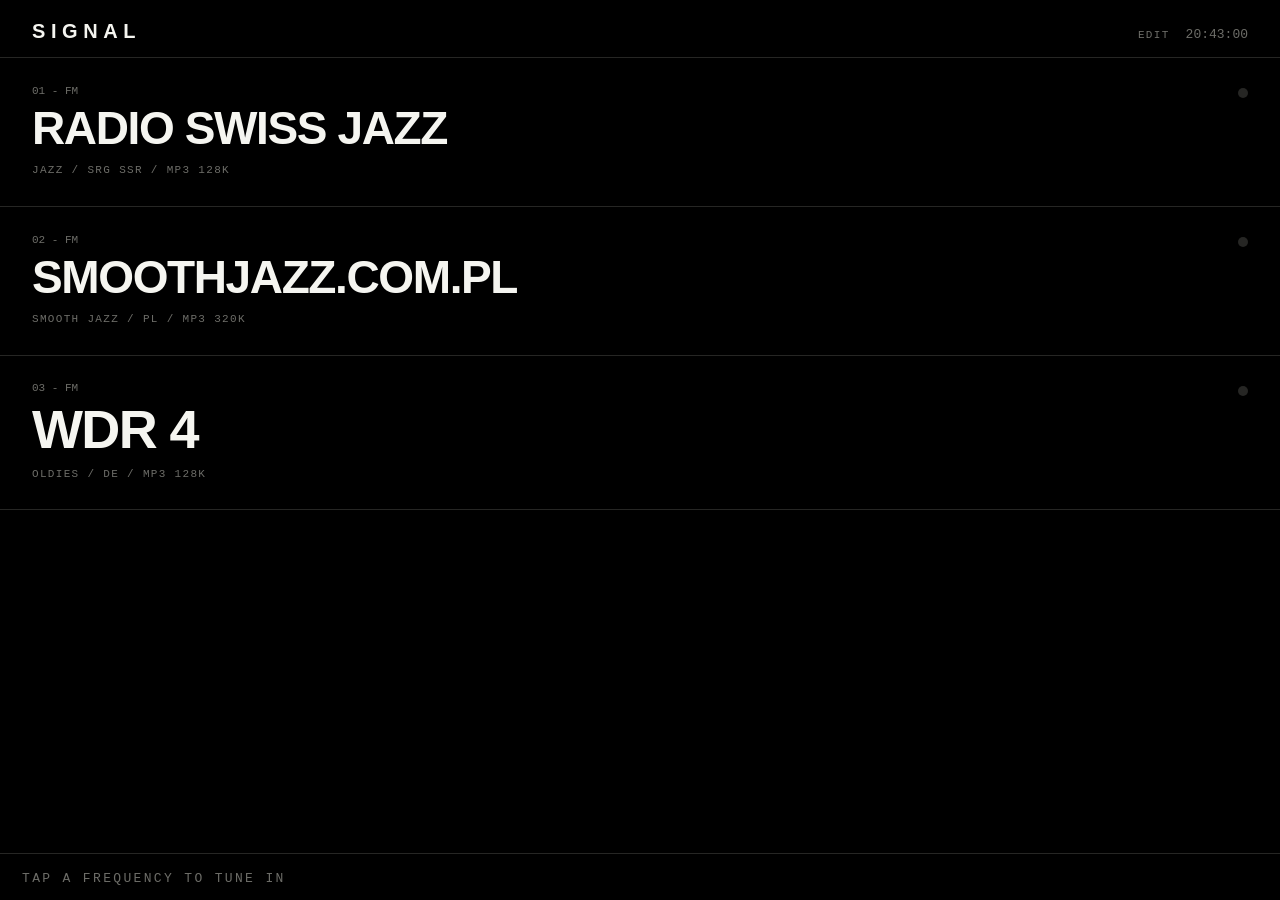
<file: index.html>
<!DOCTYPE html>
<html lang="en">
<head>
  <meta charset="UTF-8">
  <meta name="viewport" content="width=device-width, initial-scale=1.0, viewport-fit=cover, user-scalable=no">
  <meta name="apple-mobile-web-app-capable" content="yes">
  <meta name="mobile-web-app-capable" content="yes">
  <meta name="apple-mobile-web-app-status-bar-style" content="black-translucent">
  <meta name="apple-mobile-web-app-title" content="Signal">
  <meta name="theme-color" content="#000000">
  <title>Signal</title>
  <link rel="manifest" href="manifest.json">
  <link rel="apple-touch-icon" href="icons/signal-180.png">
  <link rel="icon" href="icons/signal-192.png">
  <link rel="stylesheet" href="styles.css">
</head>
<body>
  <header class="header">
    <div class="logo">SIGNAL</div>
    <div class="header-tools">
      <button id="editBtn" class="edit-btn" aria-label="Edit stations">EDIT</button>
      <time class="clock" id="clock">00:00:00</time>
    </div>
  </header>

  <main id="grid" class="list" aria-label="Radio stations"></main>

  <button id="playPauseBtn" class="fab" aria-label="Play" disabled>
    <span id="playPauseIcon" class="icon-play" aria-hidden="true"></span>
  </button>

  <footer class="ticker" id="statusbar" aria-live="polite">
    <div class="ticker-inner" id="ticker">TAP A FREQUENCY TO TUNE IN</div>
  </footer>

  <dialog id="stationDialog">
    <form id="stationForm" method="dialog">
      <h2 id="dialogTitle">ADD STATION</h2>

      <div id="searchSection">
        <label>SEARCH STATION
          <input type="search" id="fieldSearch" placeholder="E.G. WDR 4" autocomplete="off">
        </label>
        <div id="searchResults" class="results"></div>
        <div class="dialog-actions">
          <button type="button" id="manualBtn" class="btn link">ENTER URL MANUALLY</button>
          <button type="button" id="cancelBtn2" class="btn">CANCEL</button>
        </div>
      </div>

      <div id="manualSection" class="hidden">
        <label>NAME
          <input type="text" id="fieldName" required placeholder="E.G. RADIO SWISS JAZZ" autocomplete="off">
        </label>
        <label>STREAM URL
          <input type="url" id="fieldUrl" required placeholder="HTTPS://.../STREAM" autocomplete="off">
        </label>
        <div class="dialog-actions">
          <button type="button" id="deleteBtn" class="btn danger hidden">DELETE</button>
          <button type="button" id="cancelBtn" class="btn">CANCEL</button>
          <button type="submit" id="saveBtn" class="btn primary">SAVE</button>
        </div>
      </div>
    </form>
  </dialog>

  <audio id="audio" preload="none"></audio>
  <script type="module" src="app.js"></script>
</body>
</html>
</file>
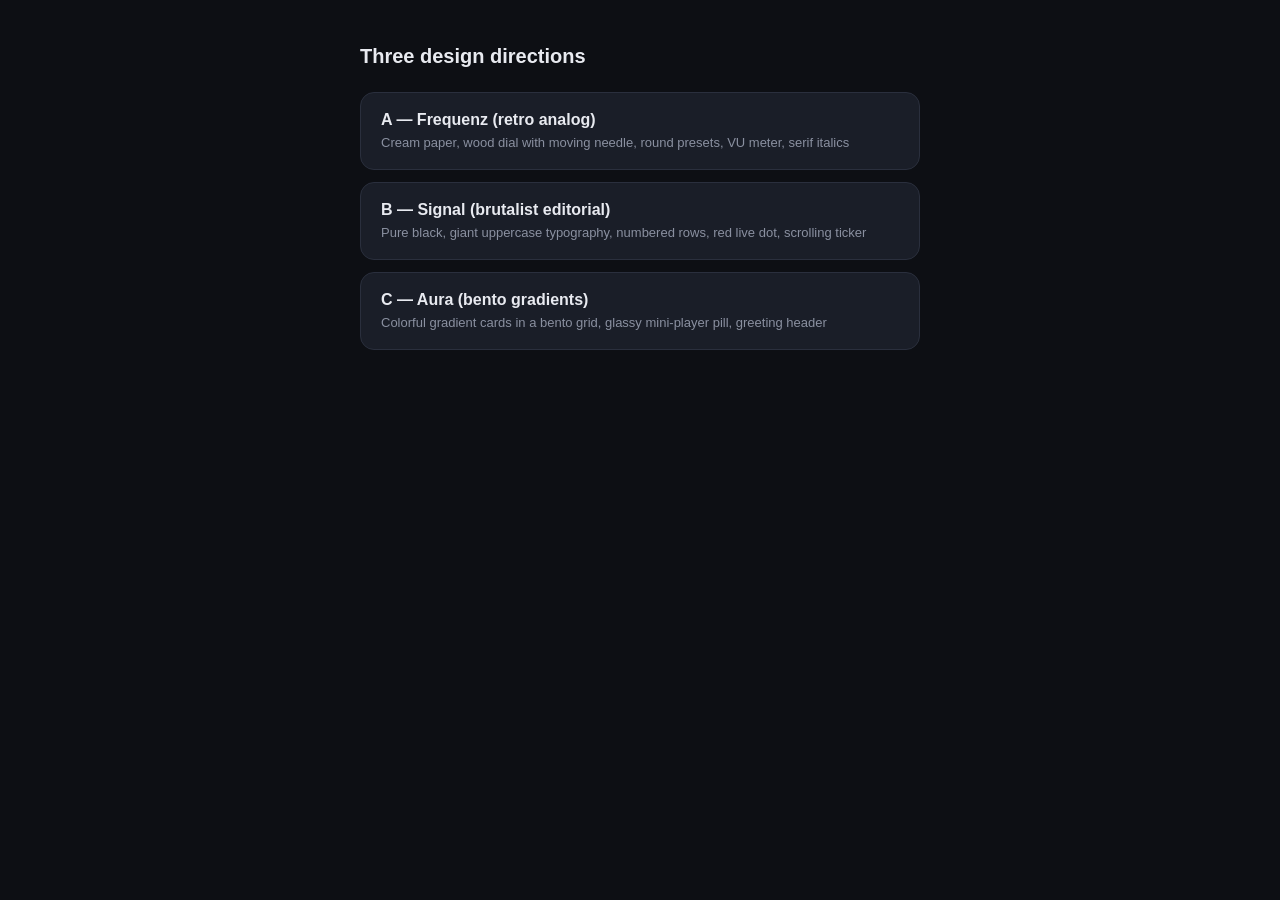
<file: designs/index.html>
<!DOCTYPE html>
<html lang="en">
<head>
<meta charset="UTF-8">
<meta name="viewport" content="width=device-width, initial-scale=1.0">
<title>Design directions</title>
<style>
  body { font-family: -apple-system, sans-serif; background: #0d0f14; color: #e8eaf0; max-width: 560px; margin: 0 auto; padding: 32px 20px; }
  h1 { font-size: 20px; margin-bottom: 24px; }
  a { display: block; padding: 18px 20px; margin-bottom: 12px; border-radius: 14px; background: #1a1e28; color: #e8eaf0; text-decoration: none; border: 1px solid #2a2f3d; }
  a:hover { background: #232838; }
  a b { display: block; font-size: 16px; margin-bottom: 4px; }
  a span { font-size: 13px; color: #8a90a0; }
</style>
</head>
<body>
  <h1>Three design directions</h1>
  <a href="a/"><b>A — Frequenz (retro analog)</b><span>Cream paper, wood dial with moving needle, round presets, VU meter, serif italics</span></a>
  <a href="b/"><b>B — Signal (brutalist editorial)</b><span>Pure black, giant uppercase typography, numbered rows, red live dot, scrolling ticker</span></a>
  <a href="c/"><b>C — Aura (bento gradients)</b><span>Colorful gradient cards in a bento grid, glassy mini-player pill, greeting header</span></a>
</body>
</html>
</file>
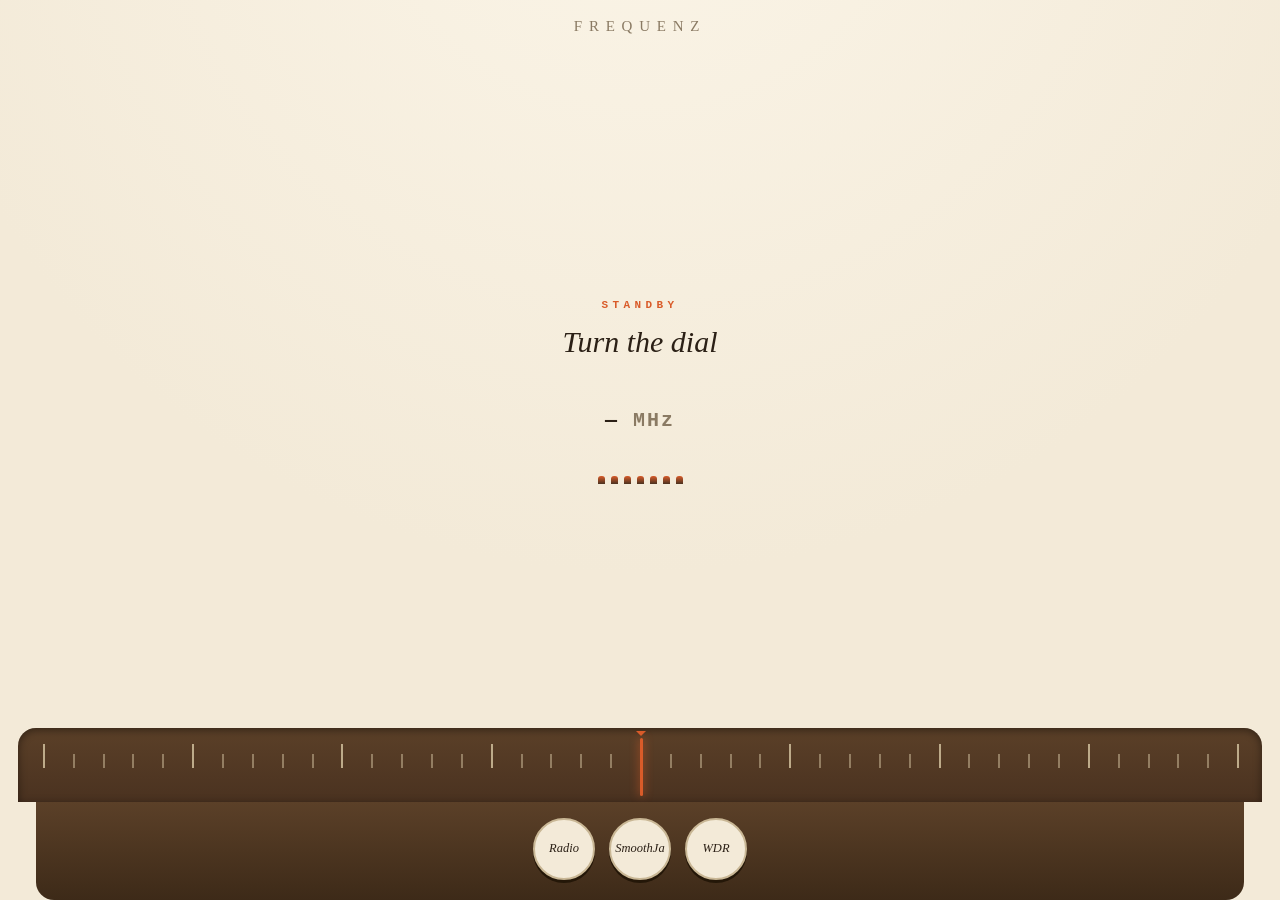
<file: designs/a/index.html>
<!DOCTYPE html>
<html lang="en">
<head>
<meta charset="UTF-8">
<meta name="viewport" content="width=device-width, initial-scale=1.0, viewport-fit=cover, user-scalable=no">
<meta name="theme-color" content="#f3ead8">
<title>Frequenz — retro dial</title>
<style>
  :root {
    --paper: #f3ead8;
    --ink: #2b2016;
    --ink-dim: #8a7a63;
    --hot: #d95b29;
    --wood: #4a3220;
    --safe-top: env(safe-area-inset-top, 0px);
    --safe-bottom: env(safe-area-inset-bottom, 0px);
  }
  * { margin: 0; padding: 0; box-sizing: border-box; -webkit-tap-highlight-color: transparent; }
  html, body { height: 100%; }
  body {
    background: var(--paper);
    color: var(--ink);
    font-family: Georgia, "Times New Roman", serif;
    display: flex;
    flex-direction: column;
    padding-top: var(--safe-top);
    overflow: hidden;
    background-image: radial-gradient(circle at 50% -20%, #fbf5e8 0%, var(--paper) 60%);
  }

  header {
    text-align: center;
    padding: 18px 20px 6px;
  }
  header h1 {
    font-size: 15px;
    letter-spacing: 0.45em;
    text-transform: uppercase;
    color: var(--ink-dim);
    font-weight: 400;
  }

  /* ---- Now playing stage ---- */
  .stage {
    flex: 1;
    display: flex;
    flex-direction: column;
    align-items: center;
    justify-content: center;
    gap: 14px;
    padding: 10px 24px;
    min-height: 0;
  }
  .station-logo {
    width: 130px;
    height: 130px;
    object-fit: contain;
    filter: sepia(0.25) drop-shadow(0 10px 24px rgba(43, 32, 22, 0.35));
    border-radius: 22px;
  }
  .initials {
    width: 130px; height: 130px;
    border-radius: 22px;
    background: var(--wood);
    color: var(--paper);
    display: flex; align-items: center; justify-content: center;
    font-size: 52px; font-style: italic;
    box-shadow: inset 0 0 0 4px var(--paper), inset 0 0 0 5px var(--ink-dim);
  }
  .np-label {
    font-size: 11px;
    letter-spacing: 0.4em;
    text-transform: uppercase;
    color: var(--hot);
    font-family: "Courier New", monospace;
    font-weight: 700;
  }
  .station-name {
    font-size: 30px;
    font-style: italic;
    text-align: center;
    line-height: 1.15;
    min-height: 70px;
  }
  .freq {
    font-family: "Courier New", monospace;
    font-weight: 700;
    font-size: 20px;
    color: var(--ink-dim);
    letter-spacing: 0.1em;
  }
  .freq b { color: var(--ink); }

  /* VU meter */
  .vu {
    display: flex;
    gap: 6px;
    align-items: flex-end;
    height: 34px;
    margin-top: 4px;
  }
  .vu i {
    width: 7px;
    border-radius: 3px 3px 0 0;
    background: linear-gradient(to top, var(--wood), var(--hot));
    height: 8px;
    transition: height 0.18s ease;
  }
  body.playing .vu i { animation: vu 0.9s ease-in-out infinite; }
  .vu i:nth-child(2) { animation-delay: 0.12s; }
  .vu i:nth-child(3) { animation-delay: 0.24s; }
  .vu i:nth-child(4) { animation-delay: 0.06s; }
  .vu i:nth-child(5) { animation-delay: 0.3s; }
  .vu i:nth-child(6) { animation-delay: 0.18s; }
  .vu i:nth-child(7) { animation-delay: 0.27s; }
  @keyframes vu {
    0%, 100% { height: 8px; }
    40% { height: 32px; }
    70% { height: 14px; }
  }

  /* ---- Dial ---- */
  .dial {
    position: relative;
    margin: 0 18px;
    padding: 0 0 var(--safe-bottom);
    user-select: none;
  }
  .dial-scale {
    position: relative;
    height: 74px;
    border-radius: 18px 18px 0 0;
    background: linear-gradient(#5b4028, var(--wood));
    box-shadow: inset 0 2px 8px rgba(0,0,0,0.45);
    overflow: hidden;
  }
  .tick {
    position: absolute;
    bottom: 34px;
    width: 2px;
    height: 14px;
    background: #c9b795;
    opacity: 0.55;
  }
  .tick.major { height: 24px; opacity: 0.9; }
  .needle {
    position: absolute;
    left: 50%;
    bottom: 6px;
    width: 3px;
    height: 58px;
    background: var(--hot);
    border-radius: 2px;
    box-shadow: 0 0 10px rgba(217, 91, 41, 0.9);
    transition: left 0.45s cubic-bezier(0.3, 1.2, 0.4, 1);
    z-index: 2;
  }
  .needle::before {
    content: "";
    position: absolute;
    top: -7px; left: -4px;
    border: 5.5px solid transparent;
    border-top-color: var(--hot);
  }

  /* ---- Presets ---- */
  .presets {
    display: flex;
    justify-content: center;
    gap: 14px;
    padding: 16px 16px calc(20px + var(--safe-bottom));
    background: linear-gradient(#5b4028, #3d2a18);
    margin: 0 18px;
    border-radius: 0 0 18px 18px;
  }
  .preset {
    width: 62px;
    height: 62px;
    border-radius: 50%;
    border: 2px solid #c9b795;
    background: var(--paper);
    cursor: pointer;
    font-family: Georgia, serif;
    font-style: italic;
    font-size: 12.5px;
    line-height: 1.1;
    color: var(--ink);
    padding: 4px;
    box-shadow: 0 3px 0 #241708;
    transition: transform 0.1s ease, background 0.2s, color 0.2s;
  }
  .preset:active { transform: translateY(2px); box-shadow: 0 1px 0 #241708; }
  .preset.active {
    background: var(--hot);
    border-color: #f0b48f;
    color: #fff7ec;
    box-shadow: 0 3px 0 #241708, 0 0 18px rgba(217, 91, 41, 0.55);
  }
</style>
</head>
<body>
  <header><h1>Frequenz</h1></header>

  <section class="stage">
    <span id="logoWrap"></span>
    <div id="npLabel" class="np-label">Standby</div>
    <div id="stationName" class="station-name">Turn the dial</div>
    <div class="freq"><b id="freqNum">—</b> <span id="unit">MHz</span></div>
    <div class="vu"><i></i><i></i><i></i><i></i><i></i><i></i><i></i></div>
  </section>

  <section class="dial">
    <div class="dial-scale" id="dialScale"><div class="needle" id="needle"></div></div>
    <div class="presets" id="presets"></div>
  </section>

<script>
  // Fake frequencies, assigned per station
  const STATIONS = [
    { name: "Radio Swiss Jazz", freq: "92.1", logo: "../../assets/radio-swiss-jazz.png" },
    { name: "SmoothJazz.com.pl", freq: "103.7", logo: "../../assets/smoothjazz.png" },
    { name: "WDR 4", freq: "97.5", logo: "../../assets/wdr4.png" },
  ];

  const dialScale = document.getElementById("dialScale");
  const presets = document.getElementById("presets");
  const needle = document.getElementById("needle");
  const logoWrap = document.getElementById("logoWrap");
  const npLabel = document.getElementById("npLabel");
  const stationName = document.getElementById("stationName");
  const freqNum = document.getElementById("freqNum");
  const unit = document.getElementById("unit");

  // decorative dial ticks
  for (let i = 0; i <= 40; i++) {
    const t = document.createElement("div");
    t.className = "tick" + (i % 5 === 0 ? " major" : "");
    t.style.left = (2 + i * 2.4) + "%";
    dialScale.appendChild(t);
  }

  let active = -1;

  STATIONS.forEach((s, i) => {
    const b = document.createElement("button");
    b.className = "preset";
    b.textContent = s.name.split(" ")[0].slice(0, 8);
    b.addEventListener("click", () => select(i));
    presets.appendChild(b);
  });

  function select(i) {
    const again = i === active;
    active = again ? -1 : i;
    document.querySelectorAll(".preset").forEach((b, k) =>
      b.classList.toggle("active", k === active));

    if (active === -1) {
      document.body.classList.remove("playing");
      npLabel.textContent = "Standby";
      stationName.textContent = "Turn the dial";
      freqNum.textContent = "—";
      unit.textContent = "MHz";
      logoWrap.innerHTML = "";
      needle.style.left = "50%";
      return;
    }

    const s = STATIONS[active];
    document.body.classList.add("playing");
    npLabel.textContent = "Now playing";
    stationName.textContent = s.name;
    freqNum.textContent = s.freq;
    needle.style.left = (12 + (s.freq - 88) * 3.2) + "%";
    logoWrap.innerHTML = "";
    if (s.logo) {
      const img = new Image();
      img.className = "station-logo";
      img.src = s.logo;
      img.onerror = () => initials();
      logoWrap.appendChild(img);
    } else initials();

    function initials() {
      const d = document.createElement("div");
      d.className = "initials";
      d.textContent = s.name.split(" ").map(w => w[0]).slice(0, 2).join("");
      logoWrap.innerHTML = "";
      logoWrap.appendChild(d);
    }
  }
</script>
</body>
</html>
</file>
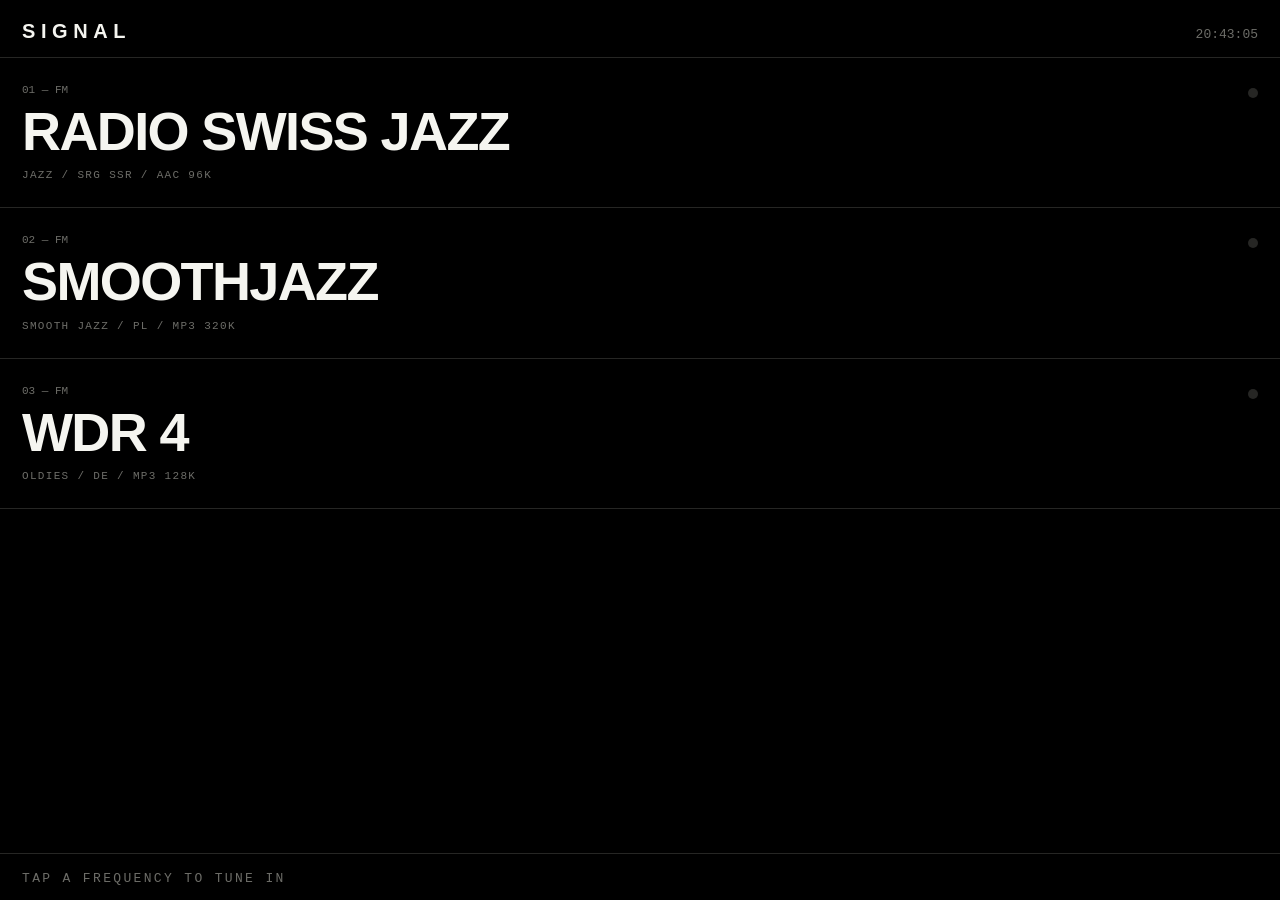
<file: designs/b/index.html>
<!DOCTYPE html>
<html lang="en">
<head>
<meta charset="UTF-8">
<meta name="viewport" content="width=device-width, initial-scale=1.0, viewport-fit=cover, user-scalable=no">
<meta name="theme-color" content="#000000">
<title>SIGNAL — brutalist</title>
<style>
  :root {
    --bg: #000;
    --fg: #f5f5f0;
    --dim: #6d6d68;
    --line: #262624;
    --live: #ff2d1a;
    --safe-top: env(safe-area-inset-top, 0px);
    --safe-bottom: env(safe-area-inset-bottom, 0px);
  }
  * { margin: 0; padding: 0; box-sizing: border-box; -webkit-tap-highlight-color: transparent; }
  html, body { height: 100%; }
  body {
    background: var(--bg);
    color: var(--fg);
    font-family: "Helvetica Neue", Helvetica, Arial, sans-serif;
    display: flex;
    flex-direction: column;
    padding-top: var(--safe-top);
    overflow: hidden;
  }

  header {
    display: flex;
    justify-content: space-between;
    align-items: baseline;
    padding: 20px 22px 14px;
    border-bottom: 1px solid var(--line);
  }
  header .logo {
    font-size: 20px;
    font-weight: 800;
    letter-spacing: 0.28em;
  }
  header .clock {
    font-family: "SF Mono", "Courier New", monospace;
    font-size: 13px;
    color: var(--dim);
  }

  /* ---- Station rows ---- */
  .list { flex: 1; overflow-y: auto; }
  .row {
    width: 100%;
    display: block;
    text-align: left;
    background: none;
    border: none;
    border-bottom: 1px solid var(--line);
    color: var(--fg);
    padding: 26px 22px;
    cursor: pointer;
    position: relative;
  }
  .row .idx {
    font-family: "SF Mono", "Courier New", monospace;
    font-size: 11px;
    color: var(--dim);
    display: block;
    margin-bottom: 10px;
  }
  .row .name {
    font-size: clamp(34px, 10vw, 54px);
    font-weight: 800;
    letter-spacing: -0.03em;
    line-height: 0.95;
    text-transform: uppercase;
    transition: color 0.2s, transform 0.15s ease;
  }
  .row .meta {
    font-family: "SF Mono", "Courier New", monospace;
    font-size: 11px;
    color: var(--dim);
    margin-top: 12px;
    letter-spacing: 0.12em;
  }
  .row:active .name { transform: translateX(6px); color: var(--dim); }
  .row.active .name { color: var(--live); }

  .row .dot {
    position: absolute;
    top: 30px;
    right: 22px;
    width: 10px;
    height: 10px;
    border-radius: 50%;
    background: var(--line);
  }
  .row.active .dot {
    background: var(--live);
    box-shadow: 0 0 12px var(--live);
    animation: blink 1.1s steps(2, start) infinite;
  }
  @keyframes blink { 50% { opacity: 0.25; } }

  /* ---- Ticker ---- */
  .ticker {
    border-top: 1px solid var(--line);
    padding: 14px 0 calc(14px + var(--safe-bottom));
    overflow: hidden;
    white-space: nowrap;
  }
  .ticker-inner {
    display: inline-block;
    font-family: "SF Mono", "Courier New", monospace;
    font-size: 13px;
    letter-spacing: 0.18em;
    text-transform: uppercase;
    color: var(--fg);
    animation: scroll 14s linear infinite;
    padding-left: 100vw;
  }
  body:not(.playing) .ticker-inner { animation: none; padding-left: 22px; color: var(--dim); }
  @keyframes scroll {
    from { transform: translateX(0); }
    to   { transform: translateX(-100%); }
  }
  .ticker-inner b { color: var(--live); }

  /* Big ghost play button, bottom-right */
  .fab {
    position: fixed;
    right: 20px;
    bottom: calc(74px + var(--safe-bottom));
    width: 64px;
    height: 64px;
    border-radius: 50%;
    border: 1px solid var(--fg);
    background: var(--bg);
    color: var(--fg);
    font-size: 20px;
    cursor: pointer;
    display: none;
    align-items: center;
    justify-content: center;
    z-index: 3;
  }
  body.playing .fab { display: flex; }
  .fab:active { background: var(--fg); color: var(--bg); }
</style>
</head>
<body>
  <header>
    <div class="logo">SIGNAL</div>
    <div class="clock" id="clock">00:00:00</div>
  </header>

  <main class="list" id="list"></main>

  <button class="fab" id="fab">■</button>

  <div class="ticker">
    <div class="ticker-inner" id="ticker">Tap a frequency to tune in</div>
  </div>

<script>
  const STATIONS = [
    { name: "Radio Swiss Jazz", meta: "JAZZ / SRG SSR / AAC 96K", logo: "../../assets/radio-swiss-jazz.png" },
    { name: "SmoothJazz", meta: "SMOOTH JAZZ / PL / MP3 320K", logo: "../../assets/smoothjazz.png" },
    { name: "WDR 4", meta: "OLDIES / DE / MP3 128K", logo: "../../assets/wdr4.png" },
  ];

  const list = document.getElementById("list");
  const ticker = document.getElementById("ticker");
  const fab = document.getElementById("fab");
  let active = -1;

  STATIONS.forEach((s, i) => {
    const row = document.createElement("button");
    row.className = "row";
    row.innerHTML = `
      <span class="dot"></span>
      <span class="idx">0${i + 1} — FM</span>
      <div class="name">${s.name}</div>
      <div class="meta">${s.meta}</div>`;
    row.addEventListener("click", () => select(i));
    list.appendChild(row);
  });

  function select(i) {
    active = (i === active) ? -1 : i;
    document.querySelectorAll(".row").forEach((r, k) =>
      r.classList.toggle("active", k === active));

    if (active === -1) {
      document.body.classList.remove("playing");
      ticker.innerHTML = "Tap a frequency to tune in";
      return;
    }
    document.body.classList.add("playing");
    const s = STATIONS[active];
    ticker.innerHTML = `&nbsp;<b>● LIVE</b>&nbsp;&nbsp;${s.name}&nbsp;&nbsp;—&nbsp;&nbsp;${s.meta}&nbsp;&nbsp;●&nbsp;&nbsp;SIGNAL&nbsp;&nbsp;●&nbsp;&nbsp;${s.name}&nbsp;&nbsp;—&nbsp;&nbsp;${s.meta}&nbsp;&nbsp;●`;
  }

  fab.addEventListener("click", () => select(active));

  // header clock
  const clock = document.getElementById("clock");
  function tick() {
    clock.textContent = new Date().toLocaleTimeString("en-GB");
  }
  tick();
  setInterval(tick, 1000);
</script>
</body>
</html>
</file>
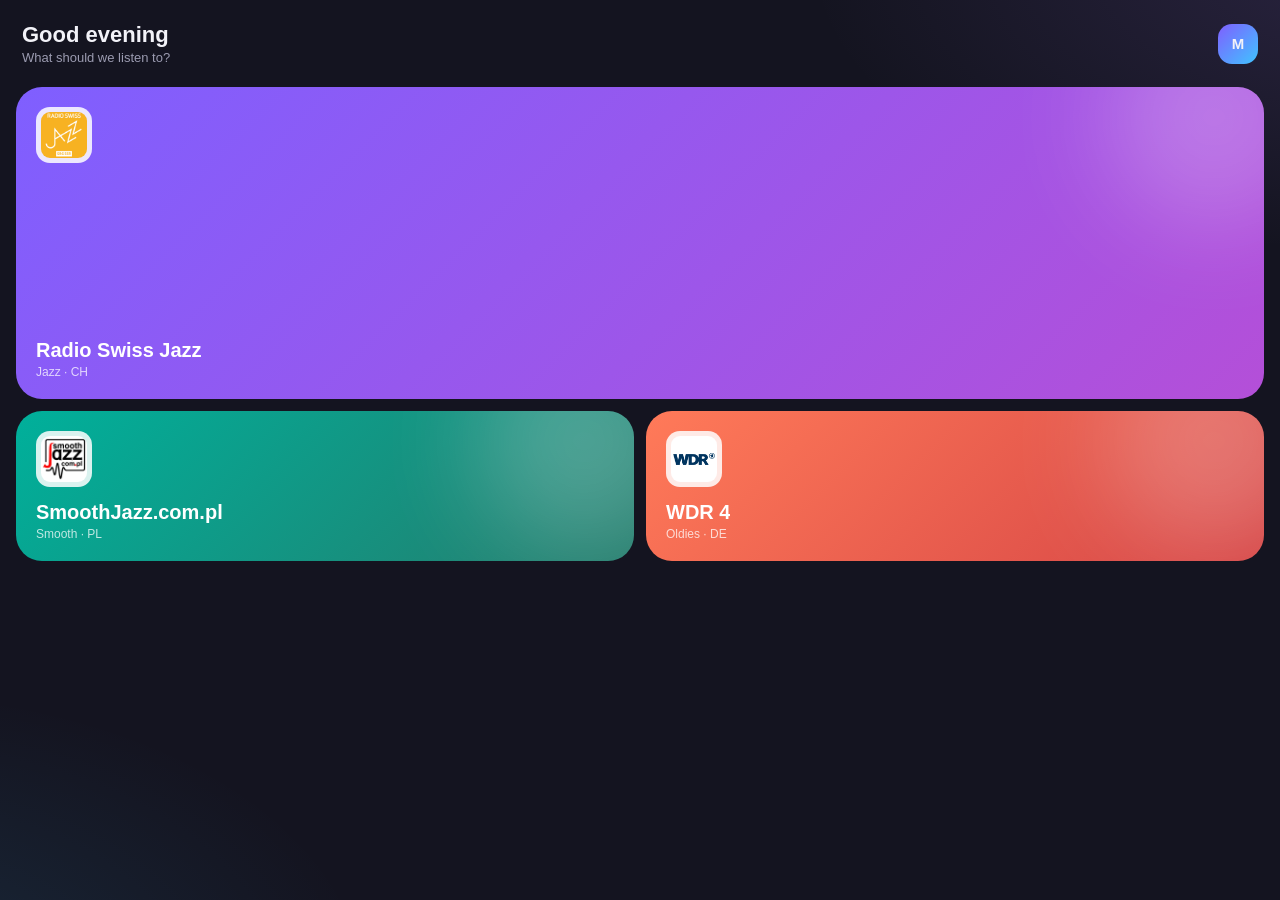
<file: designs/c/index.html>
<!DOCTYPE html>
<html lang="en">
<head>
<meta charset="UTF-8">
<meta name="viewport" content="width=device-width, initial-scale=1.0, viewport-fit=cover, user-scalable=no">
<meta name="theme-color" content="#141420">
<title>Aura — bento</title>
<style>
  :root {
    --bg: #141420;
    --card: #1e1e2e;
    --text: #f2f2f8;
    --dim: #9b9bb0;
    --safe-top: env(safe-area-inset-top, 0px);
    --safe-bottom: env(safe-area-inset-bottom, 0px);
  }
  * { margin: 0; padding: 0; box-sizing: border-box; -webkit-tap-highlight-color: transparent; }
  html, body { height: 100%; }
  body {
    background: var(--bg);
    color: var(--text);
    font-family: -apple-system, BlinkMacSystemFont, "Segoe UI", Roboto, sans-serif;
    padding-top: var(--safe-top);
    overflow: hidden;
    display: flex;
    flex-direction: column;
    background-image:
      radial-gradient(600px 300px at 110% -5%, rgba(147, 112, 219, 0.18), transparent),
      radial-gradient(500px 300px at -10% 110%, rgba(64, 196, 255, 0.12), transparent);
  }

  header {
    padding: 22px 22px 8px;
    display: flex;
    justify-content: space-between;
    align-items: center;
  }
  header .hi { font-size: 22px; font-weight: 700; }
  header .hi small {
    display: block;
    font-size: 13px;
    font-weight: 400;
    color: var(--dim);
    margin-top: 2px;
  }
  .avatar {
    width: 40px; height: 40px;
    border-radius: 14px;
    background: linear-gradient(135deg, #7f5fff, #40c4ff);
    display: flex; align-items: center; justify-content: center;
    font-weight: 800; font-size: 15px;
  }

  .grid {
    flex: 1;
    overflow-y: auto;
    display: grid;
    grid-template-columns: 1fr 1fr;
    grid-auto-rows: 150px;
    gap: 12px;
    padding: 14px 16px calc(86px + var(--safe-bottom));
    align-content: start;
  }
  .card {
    grid-column: span 2;
    position: relative;
    border: none;
    border-radius: 26px;
    padding: 20px;
    cursor: pointer;
    color: #fff;
    text-align: left;
    overflow: hidden;
    transition: transform 0.12s ease;
    min-height: 190px;
    display: flex;
    flex-direction: column;
    justify-content: space-between;
  }
  .grid .card { grid-column: span 2; grid-row: span 2; }
  .grid .card.small { grid-column: span 1; grid-row: span 1; min-height: 150px; }

  .card:active { transform: scale(0.97); }
  .card .glow {
    position: absolute;
    width: 220px; height: 220px;
    border-radius: 50%;
    background: rgba(255, 255, 255, 0.22);
    filter: blur(50px);
    top: -80px; right: -60px;
  }
  .card .logo {
    width: 56px; height: 56px;
    object-fit: contain;
    border-radius: 14px;
    background: rgba(255,255,255,0.85);
    padding: 5px;
  }
  .card .initials {
    width: 56px; height: 56px;
    border-radius: 14px;
    background: rgba(255,255,255,0.2);
    display: flex; align-items: center; justify-content: center;
    font-size: 24px; font-weight: 800;
  }
  .card .name {
    font-size: 20px; font-weight: 700; margin-top: auto;
    white-space: nowrap; overflow: hidden; text-overflow: ellipsis;
  }
  .card .tag {
    font-size: 12px;
    opacity: 0.75;
    margin-top: 3px;
    display: flex;
    align-items: center;
    gap: 6px;
  }
  .card .eq { display: none; gap: 3px; align-items: flex-end; height: 16px; }
  .card.active .eq { display: flex; }
  .card .eq i {
    width: 4px; border-radius: 2px; background: #fff; height: 5px;
    animation: bounce 0.8s ease-in-out infinite;
  }
  .card .eq i:nth-child(2) { animation-delay: 0.15s; }
  .card .eq i:nth-child(3) { animation-delay: 0.3s; }
  .card .eq i:nth-child(4) { animation-delay: 0.45s; }
  @keyframes bounce { 0%, 100% { height: 5px; } 50% { height: 16px; } }

  .card.active {
    box-shadow: 0 0 0 2.5px rgba(255,255,255,0.85),
                0 12px 40px rgba(0,0,0,0.5);
  }

  /* Mini player pill */
  .mini {
    position: fixed;
    left: 16px;
    right: 16px;
    bottom: calc(14px + var(--safe-bottom));
    display: none;
    align-items: center;
    gap: 12px;
    background: rgba(38, 38, 58, 0.92);
    backdrop-filter: blur(20px);
    -webkit-backdrop-filter: blur(20px);
    border: 1px solid rgba(255,255,255,0.09);
    border-radius: 22px;
    padding: 10px 12px;
    z-index: 5;
    box-shadow: 0 10px 34px rgba(0,0,0,0.5);
  }
  body.playing .mini { display: flex; }
  .mini .m-logo {
    width: 42px; height: 42px;
    border-radius: 12px;
    object-fit: contain;
    background: rgba(255,255,255,0.85);
    padding: 3px;
    flex-shrink: 0;
  }
  .mini .m-info { flex: 1; min-width: 0; }
  .mini .m-name { font-size: 14.5px; font-weight: 700; white-space: nowrap; overflow: hidden; text-overflow: ellipsis; }
  .mini .m-state { font-size: 11.5px; color: #8ee6b8; letter-spacing: 0.08em; text-transform: uppercase; }
  .mini .m-btn {
    width: 42px; height: 42px;
    border-radius: 50%;
    border: none;
    background: linear-gradient(135deg, #7f5fff, #40c4ff);
    color: #fff;
    font-size: 14px;
    cursor: pointer;
    flex-shrink: 0;
  }
</style>
</head>
<body>
  <header>
    <div class="hi">Good evening<small>What should we listen to?</small></div>
    <div class="avatar">M</div>
  </header>

  <main class="grid" id="grid"></main>

  <div class="mini" id="mini">
    <img class="m-logo" id="mLogo" alt="">
    <div class="m-info">
      <div class="m-name" id="mName"></div>
      <div class="m-state" id="mState">Live</div>
    </div>
    <button class="m-btn" id="mBtn">❚❚</button>
  </div>

<script>
  const STATIONS = [
    { name: "Radio Swiss Jazz", tag: "Jazz · CH", logo: "../../assets/radio-swiss-jazz.png",
      g: "linear-gradient(135deg, #7f5fff 0%, #b44fd8 100%)" },
    { name: "SmoothJazz.com.pl", tag: "Smooth · PL", logo: "../../assets/smoothjazz.png",
      g: "linear-gradient(135deg, #00b09b 0%, #247d6d 100%)", small: true },
    { name: "WDR 4", tag: "Oldies · DE", logo: "../../assets/wdr4.png",
      g: "linear-gradient(135deg, #ff7a59 0%, #d64545 100%)", small: true },
  ];

  const grid = document.getElementById("grid");
  const mini = document.getElementById("mini");
  const mName = document.getElementById("mName");
  const mLogo = document.getElementById("mLogo");
  const mBtn = document.getElementById("mBtn");
  let active = -1;
  let playing = false;

  STATIONS.forEach((s, i) => {
    const c = document.createElement("button");
    c.className = "card" + (s.small ? " small" : "");
    c.style.background = s.g;
    const media = s.logo
      ? `<img class="logo" src="${s.logo}" onerror="this.outerHTML='<span class=initials>${s.name[0]}</span>'">`
      : `<span class="initials">${s.name[0]}</span>`;
    c.innerHTML = `
      <span class="glow"></span>
      ${media}
      <div>
        <div class="name">${s.name}</div>
        <div class="tag">${s.tag} <span class="eq"><i></i><i></i><i></i><i></i></span></div>
      </div>`;
    c.addEventListener("click", () => select(i));
    grid.appendChild(c);
  });

  function render() {
    document.querySelectorAll(".card").forEach((c, k) =>
      c.classList.toggle("active", k === active && playing));
    if (active === -1 || !playing) {
      document.body.classList.remove("playing");
      return;
    }
    document.body.classList.add("playing");
    const s = STATIONS[active];
    mName.textContent = s.name;
    mLogo.src = s.logo || "";
    mLogo.style.visibility = s.logo ? "visible" : "hidden";
    mBtn.textContent = "❚❚";
  }

  function select(i) {
    if (active === i) { playing = !playing; }
    else { active = i; playing = true; }
    render();
  }

  mBtn.addEventListener("click", () => {
    playing = !playing;
    document.getElementById("mState").textContent = playing ? "Live" : "Paused";
    mBtn.textContent = playing ? "❚❚" : "▶";
    render();
  });
</script>
</body>
</html>
</file>
<file: styles.css>
:root {
  --bg: #000;
  --fg: #f5f5f0;
  --dim: #6d6d68;
  --line: #262624;
  --live: #ff2d1a;
  --safe-top: env(safe-area-inset-top, 0px);
  --safe-bottom: env(safe-area-inset-bottom, 0px);
}

* { box-sizing: border-box; margin: 0; padding: 0; -webkit-tap-highlight-color: transparent; }
html, body { height: 100%; }
body {
  display: flex;
  flex-direction: column;
  overflow: hidden;
  padding-top: var(--safe-top);
  background: var(--bg);
  color: var(--fg);
  font-family: "Helvetica Neue", Helvetica, Arial, sans-serif;
  overscroll-behavior: none;
}
button, input { font: inherit; }
button { -webkit-appearance: none; }

.header {
  display: flex;
  align-items: baseline;
  justify-content: space-between;
  flex: none;
  padding: 20px 22px 14px;
  border-bottom: 1px solid var(--line);
}
.logo { font-size: 20px; font-weight: 800; letter-spacing: 0.28em; }
.header-tools { display: flex; align-items: baseline; gap: 16px; }
.clock, .edit-btn, .idx, .meta, .ticker-inner, dialog, dialog input, .btn {
  font-family: "SF Mono", "Courier New", monospace;
}
.clock { color: var(--dim); font-size: 13px; }
.edit-btn {
  border: 0;
  background: transparent;
  color: var(--dim);
  font-size: 11px;
  letter-spacing: 0.12em;
  cursor: pointer;
}
.edit-btn:hover, .edit-btn:focus-visible, .edit-btn.active { color: var(--live); }

.list { flex: 1; min-height: 0; overflow-y: auto; }
.row { position: relative; min-height: 148px; border-bottom: 1px solid var(--line); }
.row-main {
  width: 100%;
  min-height: 148px;
  display: block;
  padding: 26px 22px;
  border: 0;
  background: none;
  color: var(--fg);
  text-align: left;
  cursor: pointer;
}
.idx { display: block; margin-bottom: 10px; color: var(--dim); font-size: 11px; }
.name {
  display: block;
  overflow-wrap: anywhere;
  font-size: clamp(34px, 10vw, 54px);
  font-weight: 800;
  letter-spacing: -0.03em;
  line-height: 0.95;
  text-transform: uppercase;
  transition: color 0.2s, transform 0.15s ease;
}
.name.long-name { font-size: clamp(29px, 7.7vw, 46px); }
.meta {
  display: block;
  margin-top: 12px;
  color: var(--dim);
  font-size: 11px;
  letter-spacing: 0.12em;
  line-height: 1.4;
  text-transform: uppercase;
}
.row-main:active .name { transform: translateX(6px); color: var(--dim); }
.row.active .name { color: var(--live); }
.dot {
  position: absolute;
  top: 30px;
  right: 22px;
  width: 10px;
  height: 10px;
  border-radius: 50%;
  background: var(--line);
  pointer-events: none;
}
.row.active .dot {
  background: var(--live);
  box-shadow: 0 0 12px var(--live);
  animation: blink 1.1s steps(2, start) infinite;
}
.edit-row-btn {
  display: none;
  position: absolute;
  top: 20px;
  right: 16px;
  min-width: 48px;
  height: 30px;
  border: 1px solid var(--dim);
  background: var(--bg);
  color: var(--fg);
  font-family: "SF Mono", "Courier New", monospace;
  font-size: 10px;
  letter-spacing: 0.08em;
  cursor: pointer;
}
body.editing .row .dot { display: none; }
body.editing .edit-row-btn { display: block; }

.add-row {
  display: none;
  width: 100%;
  min-height: 94px;
  align-items: center;
  gap: 16px;
  padding: 22px;
  border: 0;
  border-bottom: 1px solid var(--line);
  background: var(--bg);
  color: var(--dim);
  text-align: left;
  cursor: pointer;
}
body.editing .add-row { display: flex; }
.add-mark { color: var(--live); font-size: 34px; font-weight: 300; line-height: 1; }
.add-label { font-family: "SF Mono", "Courier New", monospace; font-size: 11px; letter-spacing: 0.14em; }

.ticker {
  flex: none;
  overflow: hidden;
  padding: 14px 0 calc(14px + var(--safe-bottom));
  border-top: 1px solid var(--line);
  white-space: nowrap;
}
.ticker-inner {
  display: inline-block;
  padding-left: 22px;
  color: var(--dim);
  font-size: 13px;
  letter-spacing: 0.18em;
  text-transform: uppercase;
}
body.has-station .ticker-inner {
  padding-left: 100vw;
  color: var(--fg);
  animation: scroll 14s linear infinite;
}
.ticker-inner b { color: var(--live); }

.fab {
  position: fixed;
  right: 20px;
  bottom: calc(74px + var(--safe-bottom));
  z-index: 3;
  width: 64px;
  height: 64px;
  display: none;
  align-items: center;
  justify-content: center;
  border: 1px solid var(--fg);
  border-radius: 50%;
  background: var(--bg);
  color: var(--fg);
  cursor: pointer;
}
body.has-station .fab { display: flex; }
.fab:active { background: var(--fg); color: var(--bg); }
.fab:disabled { display: none; }
.icon-play {
  width: 0;
  height: 0;
  margin-left: 4px;
  border-top: 8px solid transparent;
  border-bottom: 8px solid transparent;
  border-left: 13px solid currentColor;
}
.icon-pause { width: 13px; height: 16px; border-right: 4px solid currentColor; border-left: 4px solid currentColor; }

dialog {
  width: min(92vw, 460px);
  max-height: min(84vh, 640px);
  margin: auto;
  overflow-y: auto;
  padding: 24px;
  border: 1px solid var(--fg);
  border-radius: 0;
  background: var(--bg);
  color: var(--fg);
}
dialog::backdrop { background: rgba(0, 0, 0, 0.82); }
dialog h2 {
  margin-bottom: 24px;
  font-family: "Helvetica Neue", Helvetica, Arial, sans-serif;
  font-size: 28px;
  font-weight: 800;
  letter-spacing: -0.03em;
}
dialog label { display: block; margin-bottom: 18px; color: var(--dim); font-size: 11px; letter-spacing: 0.12em; }
dialog input {
  width: 100%;
  margin-top: 8px;
  padding: 12px 0;
  border: 0;
  border-bottom: 1px solid var(--dim);
  border-radius: 0;
  outline: 0;
  background: var(--bg);
  color: var(--fg);
  font-size: 16px;
}
dialog input:focus { border-bottom-color: var(--live); }
.dialog-actions { display: flex; justify-content: flex-end; gap: 10px; margin-top: 16px; }
.btn {
  min-height: 40px;
  padding: 10px 12px;
  border: 1px solid var(--dim);
  border-radius: 0;
  background: var(--bg);
  color: var(--fg);
  font-size: 10px;
  letter-spacing: 0.08em;
  cursor: pointer;
}
.btn.primary { border-color: var(--fg); background: var(--fg); color: var(--bg); }
.btn.danger { margin-right: auto; border-color: var(--live); color: var(--live); }
.btn.link { margin-right: auto; padding-left: 0; border: 0; color: var(--live); text-align: left; }

.results { max-height: 300px; overflow-y: auto; margin: 4px 0 10px; }
.results .hint { padding: 12px 0; color: var(--dim); font-size: 11px; line-height: 1.5; text-transform: uppercase; }
.result {
  width: 100%;
  display: flex;
  align-items: center;
  gap: 12px;
  padding: 13px 0;
  border: 0;
  border-bottom: 1px solid var(--line);
  background: var(--bg);
  color: var(--fg);
  text-align: left;
  cursor: pointer;
}
.result img { width: 36px; height: 36px; flex: none; object-fit: contain; filter: grayscale(1); }
.r-info, .r-name, .r-meta { display: block; min-width: 0; }
.r-info { flex: 1; }
.r-name { overflow: hidden; font-size: 15px; font-weight: 700; text-overflow: ellipsis; white-space: nowrap; }
.r-meta { margin-top: 4px; overflow: hidden; color: var(--dim); font-size: 10px; text-overflow: ellipsis; white-space: nowrap; }
.hidden { display: none !important; }

@keyframes blink { 50% { opacity: 0.25; } }
@keyframes scroll { from { transform: translateX(0); } to { transform: translateX(-100%); } }

@media (min-width: 760px) {
  .header, .row-main, .add-row { padding-right: 32px; padding-left: 32px; }
  .dot { right: 32px; }
  .edit-row-btn { right: 26px; }
  .name { font-size: 54px; }
  .name.long-name { font-size: 46px; }
}

@media (prefers-reduced-motion: reduce) {
  .row-main .name { transition: none; }
  .row.active .dot { animation: none; }
  body.has-station .ticker-inner { padding-left: 22px; animation: none; }
}
</file>
